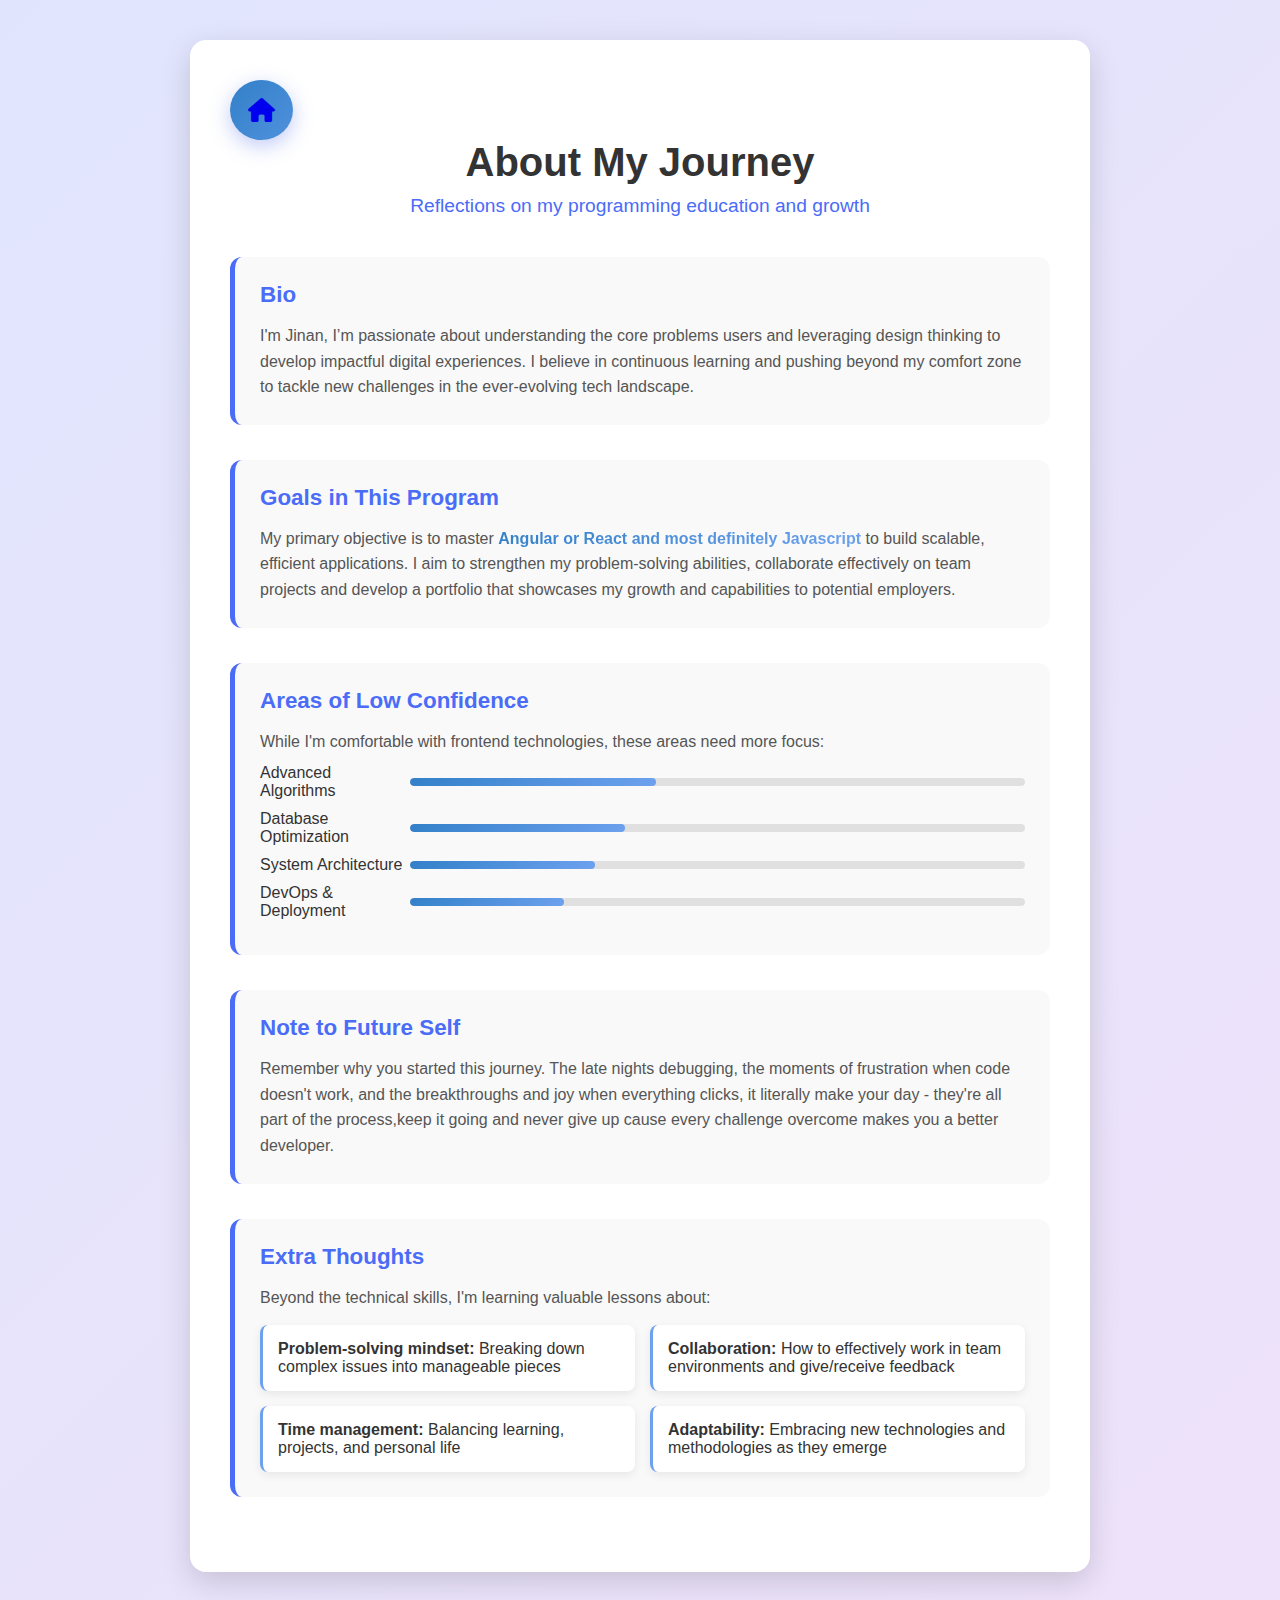
<file: about-me.html>
<html lang="en">
<head>
    <meta charset="UTF-8">
    <meta name="viewport" content="width=device-width, initial-scale=1.0">
    <title>About Me</title>
      <link rel="stylesheet" href="https://cdnjs.cloudflare.com/ajax/libs/font-awesome/6.5.0/css/all.min.css">
    <link rel="stylesheet" href="about-me.css">
</head>
<body>
<main data-testid="test-about-page">
    <div class="about-container">
          <button class="icon-btn"><a href="index.html"><i class="fas fa-home"></i></a> </button>

        <h1 class="page-title">About My Journey</h1>
        <p class="page-subtitle">Reflections on my programming education and growth</p>
        
        <div data-testid="test-about-bio" class="section">
            <h2 class="section-title">Bio</h2>
            <p class="section-content">
               I'm Jinan, I’m passionate about understanding the core problems users 
                and leveraging design thinking to develop impactful digital experiences. 
                I believe in continuous learning and pushing beyond 
                my comfort zone to tackle new challenges in the ever-evolving tech landscape.
            </p>
        </div>
        
        <div data-testid="test-about-goals" class="section">
            <h2 class="section-title">Goals in This Program</h2>
            <p class="section-content">
                My primary objective is to master <span class="highlight">Angular or React and most definitely Javascript</span> 
                to build scalable, efficient applications. I aim to strengthen my problem-solving abilities, 
                collaborate effectively on team projects and develop a portfolio that showcases my growth 
                and capabilities to potential employers.
            </p>
        </div>
        
        <div data-testid="test-about-confidence" class="section">
            <h2 class="section-title">Areas of Low Confidence</h2>
            <p class="section-content">
                While I'm comfortable with frontend technologies, these areas need more focus:
            </p>
            
            <div class="confidence-level">
                <div class="confidence-label">Advanced Algorithms</div>
                <div class="confidence-bar">
                    <div class="confidence-fill" style="width: 40%"></div>
                </div>
            </div>
            
            <div class="confidence-level">
                <div class="confidence-label">Database Optimization</div>
                <div class="confidence-bar">
                    <div class="confidence-fill" style="width: 35%"></div>
                </div>
            </div>
            
            <div class="confidence-level">
                <div class="confidence-label">System Architecture</div>
                <div class="confidence-bar">
                    <div class="confidence-fill" style="width: 30%"></div>
                </div>
            </div>
            
            <div class="confidence-level">
                <div class="confidence-label">DevOps & Deployment</div>
                <div class="confidence-bar">
                    <div class="confidence-fill" style="width: 25%"></div>
                </div>
            </div>
        </div>
        
        <div data-testid="test-about-future-note"  class="section">
            <h2 class="section-title">Note to Future Self</h2>
            <p class="section-content">
                Remember why you started this journey. The late nights debugging, the moments of frustration 
                when code doesn't work, and the breakthroughs and joy when everything clicks, 
                it literally make your day - they're all part of the process,keep it going and never give up
                cause every challenge overcome makes you a better developer.
            </p>

        </div>
        


        <div data-testid="test-about-extra"  class="section">
            <h2 class="section-title">Extra Thoughts</h2>
            <p class="section-content">
                Beyond the technical skills, I'm learning valuable lessons about:
            </p>
            <div class="thoughts-grid">
                <div class="thought-item">
                    <strong>Problem-solving mindset:</strong> Breaking down complex issues into manageable pieces
                </div>
                <div class="thought-item">
                    <strong>Collaboration:</strong> How to effectively work in team environments and give/receive feedback
                </div>
                <div class="thought-item">
                    <strong>Time management:</strong> Balancing learning, projects, and personal life
                </div>
                <div class="thought-item">
                    <strong>Adaptability:</strong> Embracing new technologies and methodologies as they emerge
                </div>
            </div>
        </div>


    </div>
</main>

    <script>
        document.addEventListener('DOMContentLoaded', function() {
            const confidenceBars = document.querySelectorAll('.confidence-fill');
            
            confidenceBars.forEach(bar => {
                const width = bar.style.width;
                bar.style.width = '0%';
                
                setTimeout(() => {
                    bar.style.transition = 'width 1.5s ease-in-out';
                    bar.style.width = width;
                }, 300);
            });
        });
    </script>



</body>
</html>
</file>
<file: about-me.css>
* {
            margin: 0;
            padding: 0;
            box-sizing: border-box;
            font-family: 'Segoe UI', Tahoma, Geneva, Verdana, sans-serif;
        }
        
        body {
            background: linear-gradient(135deg, #e0e5fd 0%, #eee2fa 100%);
            min-height: 100vh;
            padding: 40px 20px;
            color: #333;
        }
        
        .about-container {
            max-width: 900px;
            margin: 0 auto;
            background: white;
            border-radius: 16px;
            box-shadow: 0 10px 30px rgba(0, 0, 0, 0.15);
            overflow: hidden;
            padding: 40px;
        }
        
        .page-title {
            text-align: center;
            font-size: 2.5rem;
            color: #333;
            margin-bottom: 10px;
            font-weight: 700;
        }
        
        .page-subtitle {
            text-align: center;
            font-size: 1.2rem;
            color: #4a6cf7;
            margin-bottom: 40px;
            font-weight: 500;
        }
        
        .section {
            margin-bottom: 35px;
            padding: 25px;
            background: #f9f9f9;
            border-radius: 12px;
            border-left: 5px solid #4a6cf7;
            transition: transform 0.3s ease;
        }
        
        .section:hover {
            transform: translateX(5px);
        }
        
        .section-title {
            font-size: 1.4rem;
            color: #4a6cf7;
            margin-bottom: 15px;
            font-weight: 600;
        }
        
        .section-content {
            line-height: 1.6;
            color: #555;
        }
        
        .highlight {
     background: linear-gradient(135deg, #3280c9 0%, #6da1ee 100%);
            -webkit-background-clip: text;
            background-clip: text;
            color: transparent;
            font-weight: 600;
        }
        
        .confidence-level {
            display: flex;
            align-items: center;
            margin: 10px 0;
        }
        
        .confidence-label {
            width: 150px;
            font-weight: 500;
        }
        
        .confidence-bar {
            flex-grow: 1;
            height: 8px;
            background: #e0e0e0;
            border-radius: 4px;
            overflow: hidden;
        }
        
        .confidence-fill {
            height: 100%;
     background: linear-gradient(135deg, #3280c9 0%, #6da1ee 100%);
            border-radius: 4px;
        }
        
        .note-box {
            background: #fff8e1;
            border-left: 5px solid #6da1ee;
            padding: 20px;
            border-radius: 8px;
            margin-top: 15px;
        }
        
        .thoughts-grid {
            display: grid;
            grid-template-columns: repeat(auto-fit, minmax(250px, 1fr));
            gap: 15px;
            margin-top: 15px;
        }
        
        .thought-item {
            background: white;
            padding: 15px;
            border-radius: 8px;
            box-shadow: 0 3px 10px rgba(0, 0, 0, 0.08);
            border-left: 3px solid #6da1ee;
        }
        
        /* Responsive adjustments */
        @media (max-width: 768px) {
            .about-container {
                padding: 25px;
            }
            
            .page-title {
                font-size: 2rem;
            }
            
            .section {
                padding: 20px;
            }
        }
        
        @media (max-width: 480px) {
            body {
                padding: 20px 10px;
            }
            
            .about-container {
                padding: 20px 15px;
            }
            
            .page-title {
                font-size: 1.8rem;
            }
            
            .thoughts-grid {
                grid-template-columns: 1fr;
            }
        }

/* 
        .fancy-btn {
     background: linear-gradient(135deg, #3280c9 0%, #6da1ee 100%);
  background-size: 200% 200%;
  color: white;
  border: none;
  padding: 15px 40px;
  border-radius: 50px;
  font-size: 1.2rem;
  font-weight: 600;
  cursor: pointer;
  transition: all 0.4s ease;
  box-shadow: 0 6px 20px rgba(102, 126, 234, 0.4);
}

.fancy-btn:hover {
  background-position: right center;
  transform: scale(1.05);
  box-shadow: 0 6px 20px rgba(102, 126, 234, 0.4);
}

.fancy-btn:active {
  transform: scale(0.97);
}
 */


.icon-btn {
     background: linear-gradient(135deg, #3280c9 0%, #6da1ee 100%);
  background-size: 200% 200%;
  color: white;
  border: none;
  padding: 18px;
  border-radius: 50%;
  font-size: 1.5rem;
  cursor: pointer;
  transition: all 0.4s ease;
  box-shadow: 0 6px 20px rgba(102, 126, 234, 0.4);
}

.icon-btn:hover {
  background-position: right center;
  transform: scale(1.1);
  box-shadow: 0 6px 20px rgba(102, 126, 234, 0.4);
}

.icon-btn:active {
  transform: scale(0.95);
}
</file>
